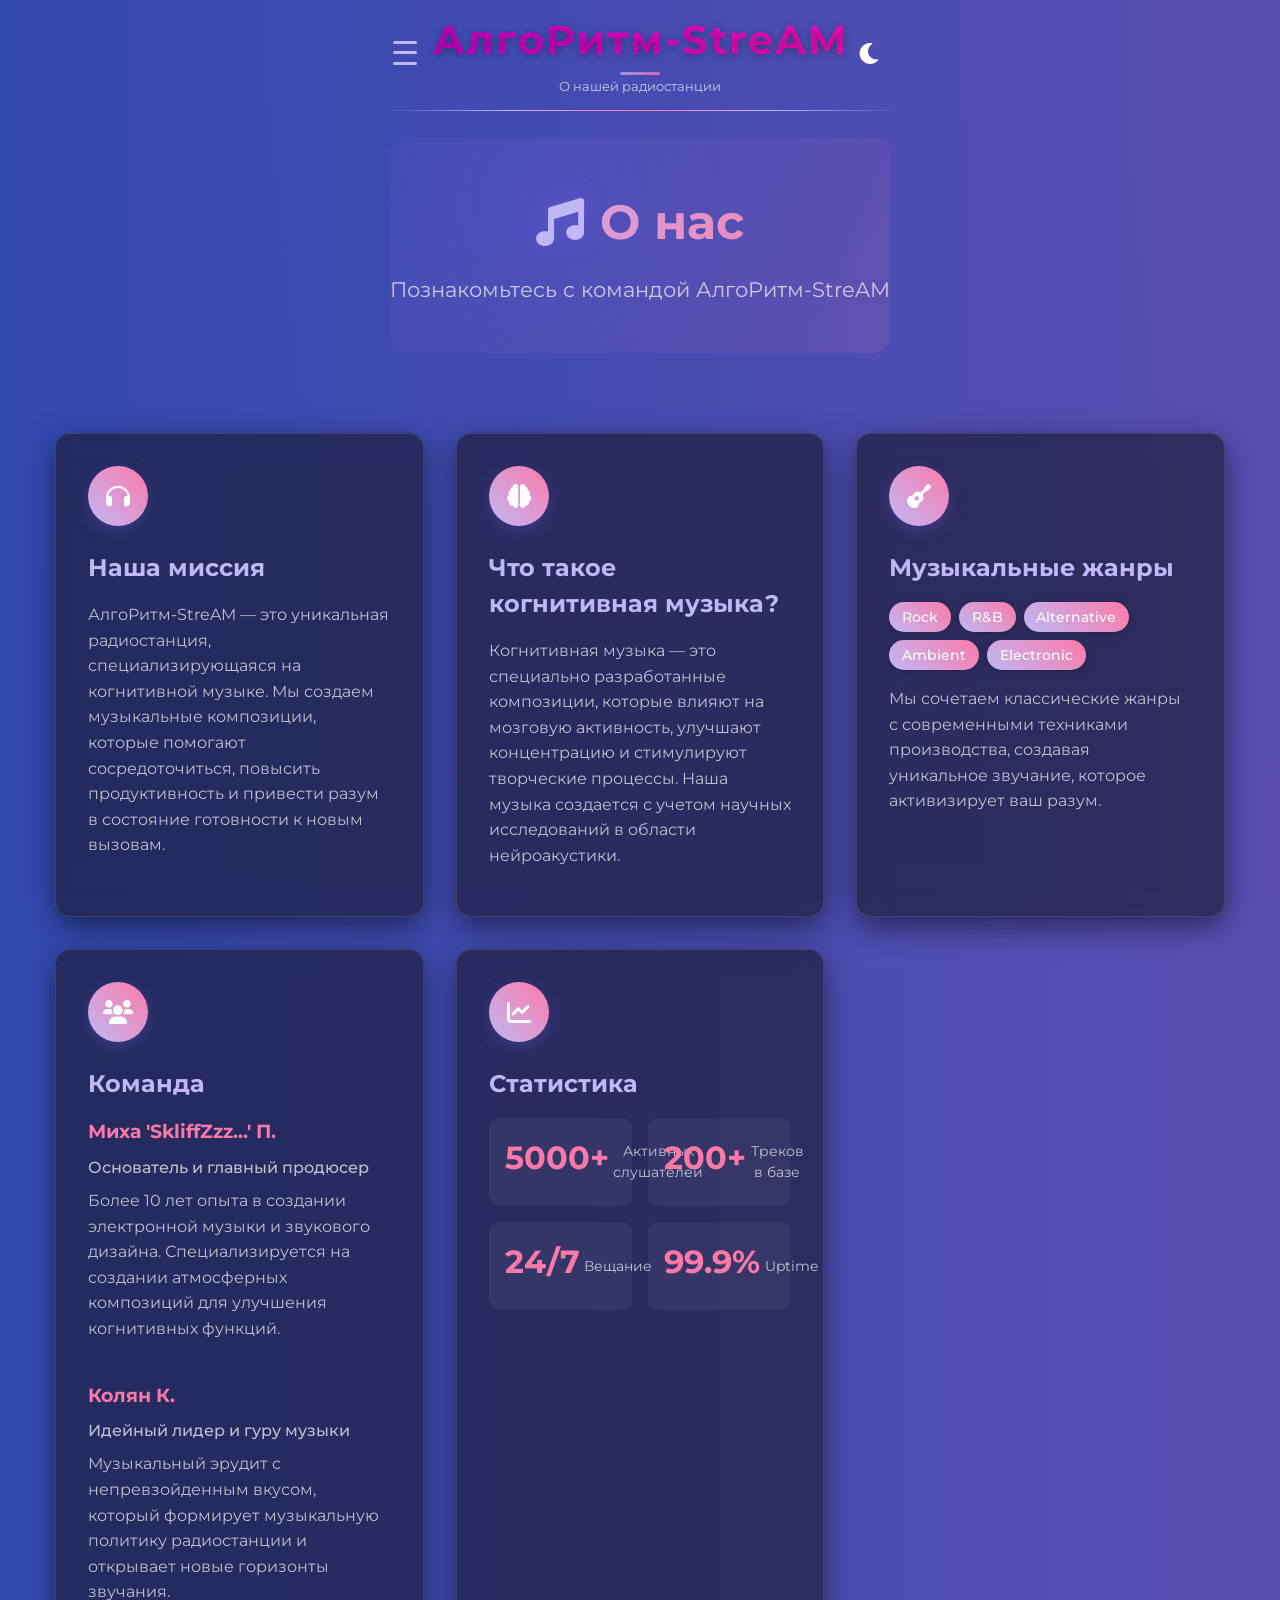
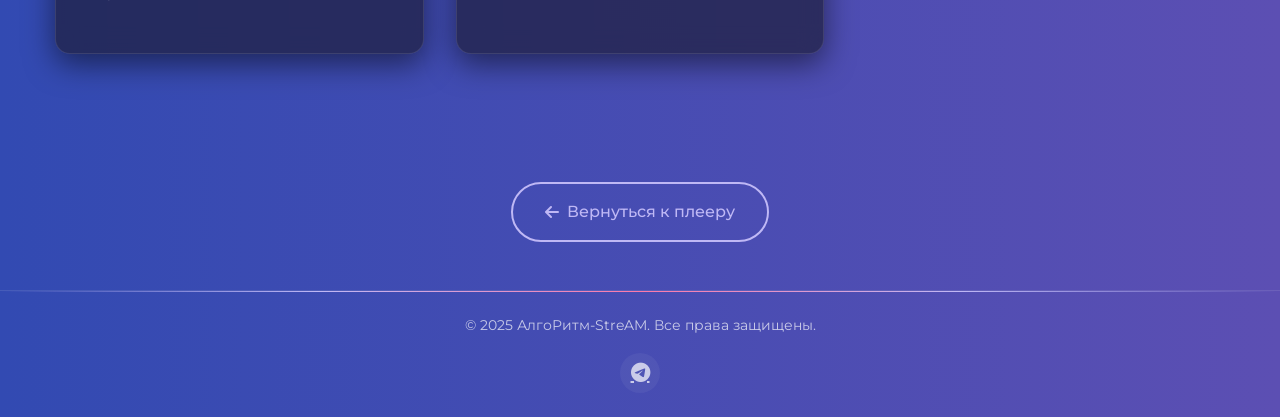
<file: about.html>
<!DOCTYPE html>
<html lang="ru">
<head>
    <meta charset="UTF-8">
    <meta name="viewport" content="width=device-width, initial-scale=1.0">
    <title>О нас | АлгоРитм-StreAM</title>
    <link rel="stylesheet" href="css/style.css">
    <link rel="preconnect" href="https://fonts.googleapis.com">
    <link rel="preconnect" href="https://fonts.gstatic.com" crossorigin>
    <link href="https://fonts.googleapis.com/css2?family=Montserrat:wght@300;400;500;600;700&display=swap" rel="stylesheet">
    <link rel="stylesheet" href="https://cdnjs.cloudflare.com/ajax/libs/font-awesome/6.0.0/css/all.min.css" integrity="sha512-9usAa10IRO0HhonpyAIVpjrylPvoDwiPUiKdWk5t3PyolY1cOd4DSE0Ga+ri4AuTroPR5aQvXU9xC6qOPnzFeg==" crossorigin="anonymous" referrerpolicy="no-referrer" />
</head>

<body class="dark-theme">
    <div class="container">
        <header>
            <div class="header-container">
                <button class="menu-toggle" aria-label="Открыть меню">
                    <span class="menu-bar"></span>
                    <span class="menu-bar"></span>
                    <span class="menu-bar"></span>
                </button>

                <div class="logo">
                    <div class="logo-text">
                        <h1>АлгоРитм-StreAM</h1>
                        <p>О нашей радиостанции</p>
                    </div>
                </div>

                <button class="theme-toggle" aria-label="Переключить тему">
                    <i class="fas fa-moon"></i>
                </button>
            </div>
        </header>
    </div>

    <main class="page-content">
        <div class="page-hero">
            <div class="hero-content">
                <h1><i class="fas fa-music"></i> О нас</h1>
                <p class="hero-subtitle">Познакомьтесь с командой АлгоРитм-StreAM</p>
            </div>
        </div>

        <section class="content-section">
            <div class="content-card">
                <div class="card-icon">
                    <i class="fas fa-headphones"></i>
                </div>
                <h2>Наша миссия</h2>
                <p>АлгоРитм-StreAM — это уникальная радиостанция, специализирующаяся на когнитивной музыке. Мы создаем музыкальные композиции, которые помогают сосредоточиться, повысить продуктивность и привести разум в состояние готовности к новым вызовам.</p>
            </div>

            <div class="content-card">
                <div class="card-icon">
                    <i class="fas fa-brain"></i>
                </div>
                <h2>Что такое когнитивная музыка?</h2>
                <p>Когнитивная музыка — это специально разработанные композиции, которые влияют на мозговую активность, улучшают концентрацию и стимулируют творческие процессы. Наша музыка создается с учетом научных исследований в области нейроакустики.</p>
            </div>

            <div class="content-card">
                <div class="card-icon">
                    <i class="fas fa-guitar"></i>
                </div>
                <h2>Музыкальные жанры</h2>
                <div class="genre-list">
                    <span class="genre-tag">Rock</span>
                    <span class="genre-tag">R&B</span>
                    <span class="genre-tag">Alternative</span>
                    <span class="genre-tag">Ambient</span>
                    <span class="genre-tag">Electronic</span>
                </div>
                <p>Мы сочетаем классические жанры с современными техниками производства, создавая уникальное звучание, которое активизирует ваш разум.</p>
            </div>

            <div class="content-card">
                <div class="card-icon">
                    <i class="fas fa-users"></i>
                </div>
                <h2>Команда</h2>
                <div class="team-member">
                    <div class="member-info">
                        <h3>Миха 'SkliffZzz...' П.</h3>
                        <p class="member-role">Основатель и главный продюсер</p>
                        <p>Более 10 лет опыта в создании электронной музыки и звукового дизайна. Специализируется на создании атмосферных композиций для улучшения когнитивных функций.</p>
                    </div>
                </div>
                <div class="team-member">
                    <div class="member-info">
                        <h3>Колян К.</h3>
                        <p class="member-role">Идейный лидер и гуру музыки</p>
                        <p>Музыкальный эрудит с непревзойденным вкусом, который формирует музыкальную политику радиостанции и открывает новые горизонты звучания.</p>
                    </div>
                </div>
            </div>

            <div class="content-card">
                <div class="card-icon">
                    <i class="fas fa-chart-line"></i>
                </div>
                <h2>Статистика</h2>
                <div class="stats-grid">
                    <div class="stat-item">
                        <div class="stat-number">5000+</div>
                        <div class="stat-label">Активных слушателей</div>
                    </div>
                    <div class="stat-item">
                        <div class="stat-number">200+</div>
                        <div class="stat-label">Треков в базе</div>
                    </div>
                    <div class="stat-item">
                        <div class="stat-number">24/7</div>
                        <div class="stat-label">Вещание</div>
                    </div>
                    <div class="stat-item">
                        <div class="stat-number">99.9%</div>
                        <div class="stat-label">Uptime</div>
                    </div>
                </div>
            </div>
        </section>

        <div class="back-to-main">
            <a href="index.html" class="back-button">
                <i class="fas fa-arrow-left"></i>
                Вернуться к плееру
            </a>
        </div>
    </main>

    <footer>
        <div class="footer-content">
            <p>&copy; 2025 АлгоРитм-StreAM. Все права защищены.</p>
            <div class="social-links">
                <a href="https://t.me/algoritmstream" target="_blank" aria-label="Telegram"><i class="fab fa-telegram"></i></a>
            </div>
        </div>
    </footer>

    <div class="menu-overlay" id="menuOverlay">
        <nav class="menu-content">
            <ul>
                <li><a href="about.html" class="menu-item">О нас</a></li>
                <li><a href="contacts.html" class="menu-item">Контакты</a></li>
                <li><a href="index.html" class="menu-item">Плеер</a></li>
            </ul>
        </nav>
    </div>

    <script>
        // Простая функциональность для бургер-меню и переключателя темы
        document.addEventListener('DOMContentLoaded', function() {
            const menuToggle = document.querySelector('.menu-toggle');
            const menuOverlay = document.getElementById('menuOverlay');
            const themeToggle = document.querySelector('.theme-toggle');
            
            menuToggle.addEventListener('click', function() {
                menuOverlay.classList.toggle('active');
                menuToggle.classList.toggle('active');
            });

            menuOverlay.addEventListener('click', function(e) {
                if (e.target === menuOverlay) {
                    menuOverlay.classList.remove('active');
                    menuToggle.classList.remove('active');
                }
            });

            themeToggle.addEventListener('click', function() {
                document.body.classList.toggle('light-theme');
                document.body.classList.toggle('dark-theme');
                
                const icon = themeToggle.querySelector('i');
                if (document.body.classList.contains('light-theme')) {
                    icon.className = 'fas fa-sun';
                } else {
                    icon.className = 'fas fa-moon';
                }
            });
        });
    </script>
</body>
</html>
</file>
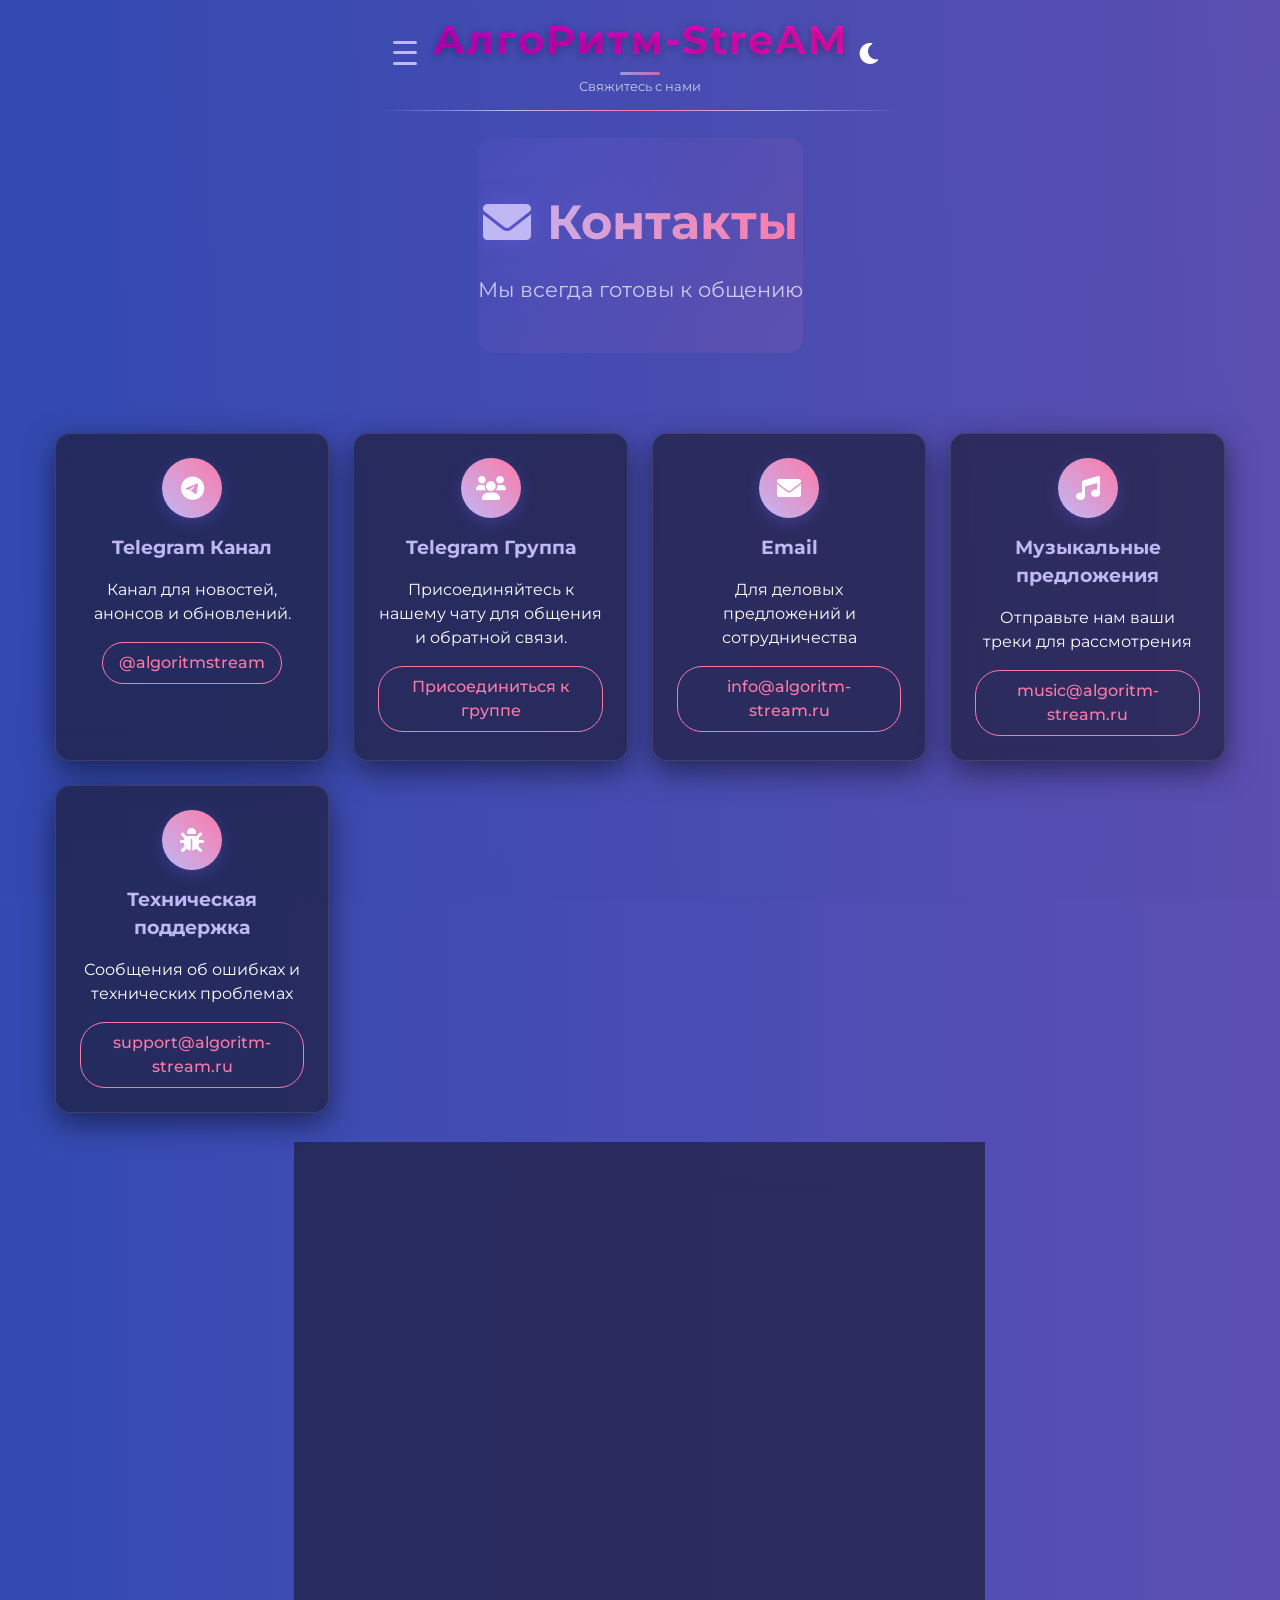
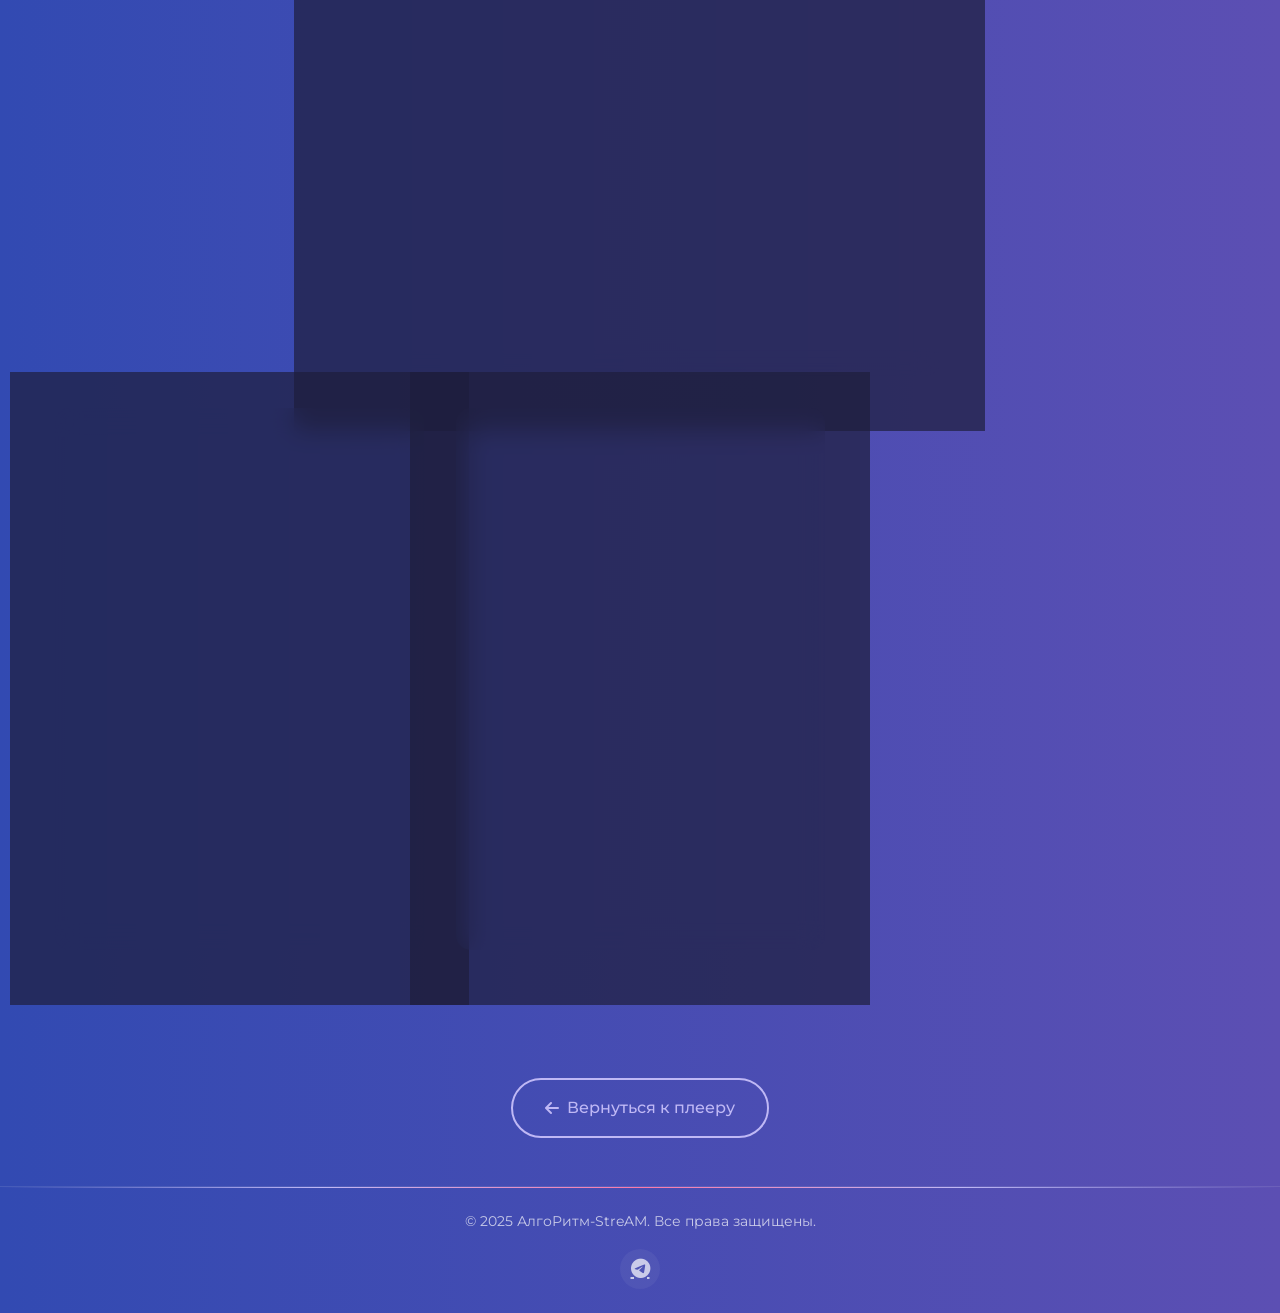
<file: contacts.html>
<!DOCTYPE html>
<html lang="ru">
<head>
    <meta charset="UTF-8">
    <meta name="viewport" content="width=device-width, initial-scale=1.0">
    <title>Контакты | АлгоРитм-StreAM</title>
    <link rel="stylesheet" href="css/style.css">
    <link rel="preconnect" href="https://fonts.googleapis.com">
    <link rel="preconnect" href="https://fonts.gstatic.com" crossorigin>
    <link href="https://fonts.googleapis.com/css2?family=Montserrat:wght@300;400;500;600;700&display=swap" rel="stylesheet">
    <link rel="stylesheet" href="https://cdnjs.cloudflare.com/ajax/libs/font-awesome/6.0.0/css/all.min.css" integrity="sha512-9usAa10IRO0HhonpyAIVpjrylPvoDwiPUiKdWk5t3PyolY1cOd4DSE0Ga+ri4AuTroPR5aQvXU9xC6qOPnzFeg==" crossorigin="anonymous" referrerpolicy="no-referrer" />
</head>

<body class="dark-theme">
    <div class="container">
        <header>
            <div class="header-container">
                <button class="menu-toggle" aria-label="Открыть меню">
                    <span class="menu-bar"></span>
                    <span class="menu-bar"></span>
                    <span class="menu-bar"></span>
                </button>

                <div class="logo">
                    <div class="logo-text">
                        <h1>АлгоРитм-StreAM</h1>
                        <p>Свяжитесь с нами</p>
                    </div>
                </div>

                <button class="theme-toggle" aria-label="Переключить тему">
                    <i class="fas fa-moon"></i>
                </button>
            </div>
        </header>
    </div>

    <main class="page-content">
        <div class="page-hero">
            <div class="hero-content">
                <h1><i class="fas fa-envelope"></i> Контакты</h1>
                <p class="hero-subtitle">Мы всегда готовы к общению</p>
            </div>
        </div>

        <section class="content-section">
            <div class="contacts-grid">
                <div class="contact-card">
                    <div class="card-icon">
                        <i class="fab fa-telegram"></i>
                    </div>
                    <h3>Telegram Канал</h3>
                    <p>Канал для новостей, анонсов и обновлений.</p>
                    <a href="https://t.me/algoritmstream" target="_blank" class="contact-link">
                        @algoritmstream
                    </a>
                </div>

                <div class="contact-card">
                    <div class="card-icon">
                        <i class="fas fa-users"></i>
                    </div>
                    <h3>Telegram Группа</h3>
                    <p>Присоединяйтесь к нашему чату для общения и обратной связи.</p>
                    <a href="https://t.me/+qIWLHSsX07I1MzMy" target="_blank" class="contact-link">
                        Присоединиться к группе
                    </a>
                </div>

                <div class="contact-card">
                    <div class="card-icon">
                        <i class="fas fa-envelope"></i>
                    </div>
                    <h3>Email</h3>
                    <p>Для деловых предложений и сотрудничества</p>
                    <a href="mailto:info@algoritm-stream.ru" class="contact-link">
                        info@algoritm-stream.ru
                    </a>
                </div>

                <div class="contact-card">
                    <div class="card-icon">
                        <i class="fas fa-music"></i>
                    </div>
                    <h3>Музыкальные предложения</h3>
                    <p>Отправьте нам ваши треки для рассмотрения</p>
                    <a href="mailto:music@algoritm-stream.ru" class="contact-link">
                        music@algoritm-stream.ru
                    </a>
                </div>

                <div class="contact-card">
                    <div class="card-icon">
                        <i class="fas fa-bug"></i>
                    </div>
                    <h3>Техническая поддержка</h3>
                    <p>Сообщения об ошибках и технических проблемах</p>
                    <a href="mailto:support@algoritm-stream.ru" class="contact-link">
                        support@algoritm-stream.ru
                    </a>
                </div>
            </div>

            <div class="content-card feedback-form">
                <div class="card-icon">
                    <i class="fas fa-comment"></i>
                </div>
                <h2>Обратная связь</h2>
                <p>Расскажите нам, что вы думаете о нашей музыке, или предложите улучшения</p>
                
                <form class="contact-form" id="feedbackForm">
                    <div class="form-group">
                        <label for="name">Ваше имя</label>
                        <input type="text" id="name" name="name" required>
                    </div>
                    
                    <div class="form-group">
                        <label for="email">Email</label>
                        <input type="email" id="email" name="email" required>
                    </div>
                    
                    <div class="form-group">
                        <label for="subject">Тема</label>
                        <select id="subject" name="subject" required>
                            <option value="">Выберите тему</option>
                            <option value="feedback">Отзыв о музыке</option>
                            <option value="suggestion">Предложение</option>
                            <option value="technical">Техническая проблема</option>
                            <option value="collaboration">Сотрудничество</option>
                            <option value="other">Другое</option>
                        </select>
                    </div>
                    
                    <div class="form-group">
                        <label for="message">Сообщение</label>
                        <textarea id="message" name="message" rows="5" required placeholder="Расскажите нам подробнее..."></textarea>
                    </div>
                    
                    <button type="submit" class="submit-button">
                        <i class="fas fa-paper-plane"></i>
                        Отправить сообщение
                    </button>
                </form>
            </div>

            <div class="content-card">
                <div class="card-icon">
                    <i class="fas fa-clock"></i>
                </div>
                <h2>Время ответа</h2>
                <div class="response-times">
                    <div class="response-item">
                        <span class="response-type">Telegram</span>
                        <span class="response-time">В течение часа</span>
                    </div>
                    <div class="response-item">
                        <span class="response-type">Email</span>
                        <span class="response-time">1-3 рабочих дня</span>
                    </div>
                    <div class="response-item">
                        <span class="response-type">Техподдержка</span>
                        <span class="response-time">В течение дня</span>
                    </div>
                </div>
            </div>

            <div class="content-card">
                <div class="card-icon">
                    <i class="fas fa-info-circle"></i>
                </div>
                <h2>Полезная информация</h2>
                <div class="info-list">
                    <div class="info-item">
                        <i class="fas fa-check"></i>
                        <span>Мы отвечаем на все сообщения</span>
                    </div>
                    <div class="info-item">
                        <i class="fas fa-check"></i>
                        <span>Принимаем треки в форматах MP3, FLAC, WAV</span>
                    </div>
                    <div class="info-item">
                        <i class="fas fa-check"></i>
                        <span>Рассматриваем предложения о сотрудничестве</span>
                    </div>
                    <div class="info-item">
                        <i class="fas fa-check"></i>
                        <span>Открыты для обратной связи и улучшений</span>
                    </div>
                </div>
            </div>
        </section>

        <div class="back-to-main">
            <a href="index.html" class="back-button">
                <i class="fas fa-arrow-left"></i>
                Вернуться к плееру
            </a>
        </div>
    </main>

    <footer>
        <div class="footer-content">
            <p>&copy; 2025 АлгоРитм-StreAM. Все права защищены.</p>
            <div class="social-links">
                <a href="https://t.me/algoritmstream" target="_blank" aria-label="Telegram"><i class="fab fa-telegram"></i></a>
            </div>
        </div>
    </footer>

    <div class="menu-overlay" id="menuOverlay">
        <nav class="menu-content">
            <ul>
                <li><a href="about.html" class="menu-item">О нас</a></li>
                <li><a href="contacts.html" class="menu-item">Контакты</a></li>
                <li><a href="index.html" class="menu-item">Плеер</a></li>
            </ul>
        </nav>
    </div>

    <script>
        // Простая функциональность для бургер-меню и переключателя темы
        document.addEventListener('DOMContentLoaded', function() {
            const menuToggle = document.querySelector('.menu-toggle');
            const menuOverlay = document.getElementById('menuOverlay');
            const themeToggle = document.querySelector('.theme-toggle');
            const feedbackForm = document.getElementById('feedbackForm');
            
            menuToggle.addEventListener('click', function() {
                menuOverlay.classList.toggle('active');
                menuToggle.classList.toggle('active');
            });

            menuOverlay.addEventListener('click', function(e) {
                if (e.target === menuOverlay) {
                    menuOverlay.classList.remove('active');
                    menuToggle.classList.remove('active');
                }
            });

            themeToggle.addEventListener('click', function() {
                document.body.classList.toggle('light-theme');
                document.body.classList.toggle('dark-theme');
                
                const icon = themeToggle.querySelector('i');
                if (document.body.classList.contains('light-theme')) {
                    icon.className = 'fas fa-sun';
                } else {
                    icon.className = 'fas fa-moon';
                }
            });

            // Обработка формы обратной связи
            feedbackForm.addEventListener('submit', function(e) {
                e.preventDefault();
                
                // Показываем уведомление об отправке
                const submitButton = this.querySelector('.submit-button');
                const originalText = submitButton.innerHTML;
                
                submitButton.innerHTML = '<i class="fas fa-spinner fa-spin"></i> Отправка...';
                submitButton.disabled = true;
                
                // Имитация отправки (в реальном проекте здесь был бы AJAX запрос)
                setTimeout(() => {
                    submitButton.innerHTML = '<i class="fas fa-check"></i> Отправлено!';
                    submitButton.style.background = 'var(--success-color)';
                    
                    setTimeout(() => {
                        submitButton.innerHTML = originalText;
                        submitButton.disabled = false;
                        submitButton.style.background = '';
                        feedbackForm.reset();
                    }, 2000);
                }, 1500);
            });
        });
    </script>
</body>
</html>
</file>
<file: css/style.css>
@import 'base/reset.css';
@import 'base/variables.css';
@import 'base/typography.css';
@import 'layout/main.css';
@import 'layout/containers.css';
@import 'layout/header.css';
@import 'layout/footer.css';
@import 'components/buttons.css';
@import 'components/cards.css';
@import 'components/dialogs.css';
@import 'components/equalizer.css';
@import 'components/forms.css'; /* This file name is misleading, contains track lists and badges */
@import 'components/player.css';
@import 'components/toasts.css';
@import 'components/pages.css';
@import 'themes/light.css';
@import 'themes/dark.css';
@import 'utilities/animations.css';
@import 'responsive/media-queries.css';

/* Улучшенный оверлей для начального экрана */
/* Стили для бургер-меню */

/* Шапка */


/* Улучшенный переключатель темы */


/* Основное содержимое */


/* Визуально улучшенная кнопка ПУСК */


/* Улучшенный индикатор загрузки */


/* Улучшенный дизайн плеера */

/* Улучшенный дизайн для альбомов */

/* Улучшенный блок информации о треках */



/* Улучшенный подвал */

/* Карточки статуса соединения */



/* Состояния статуса */


/* Улучшенный бейдж слушателей */



/* Тосты для уведомлений */


/* Улучшенный лоадер */


/* Светлая и темная темы */
</file>
